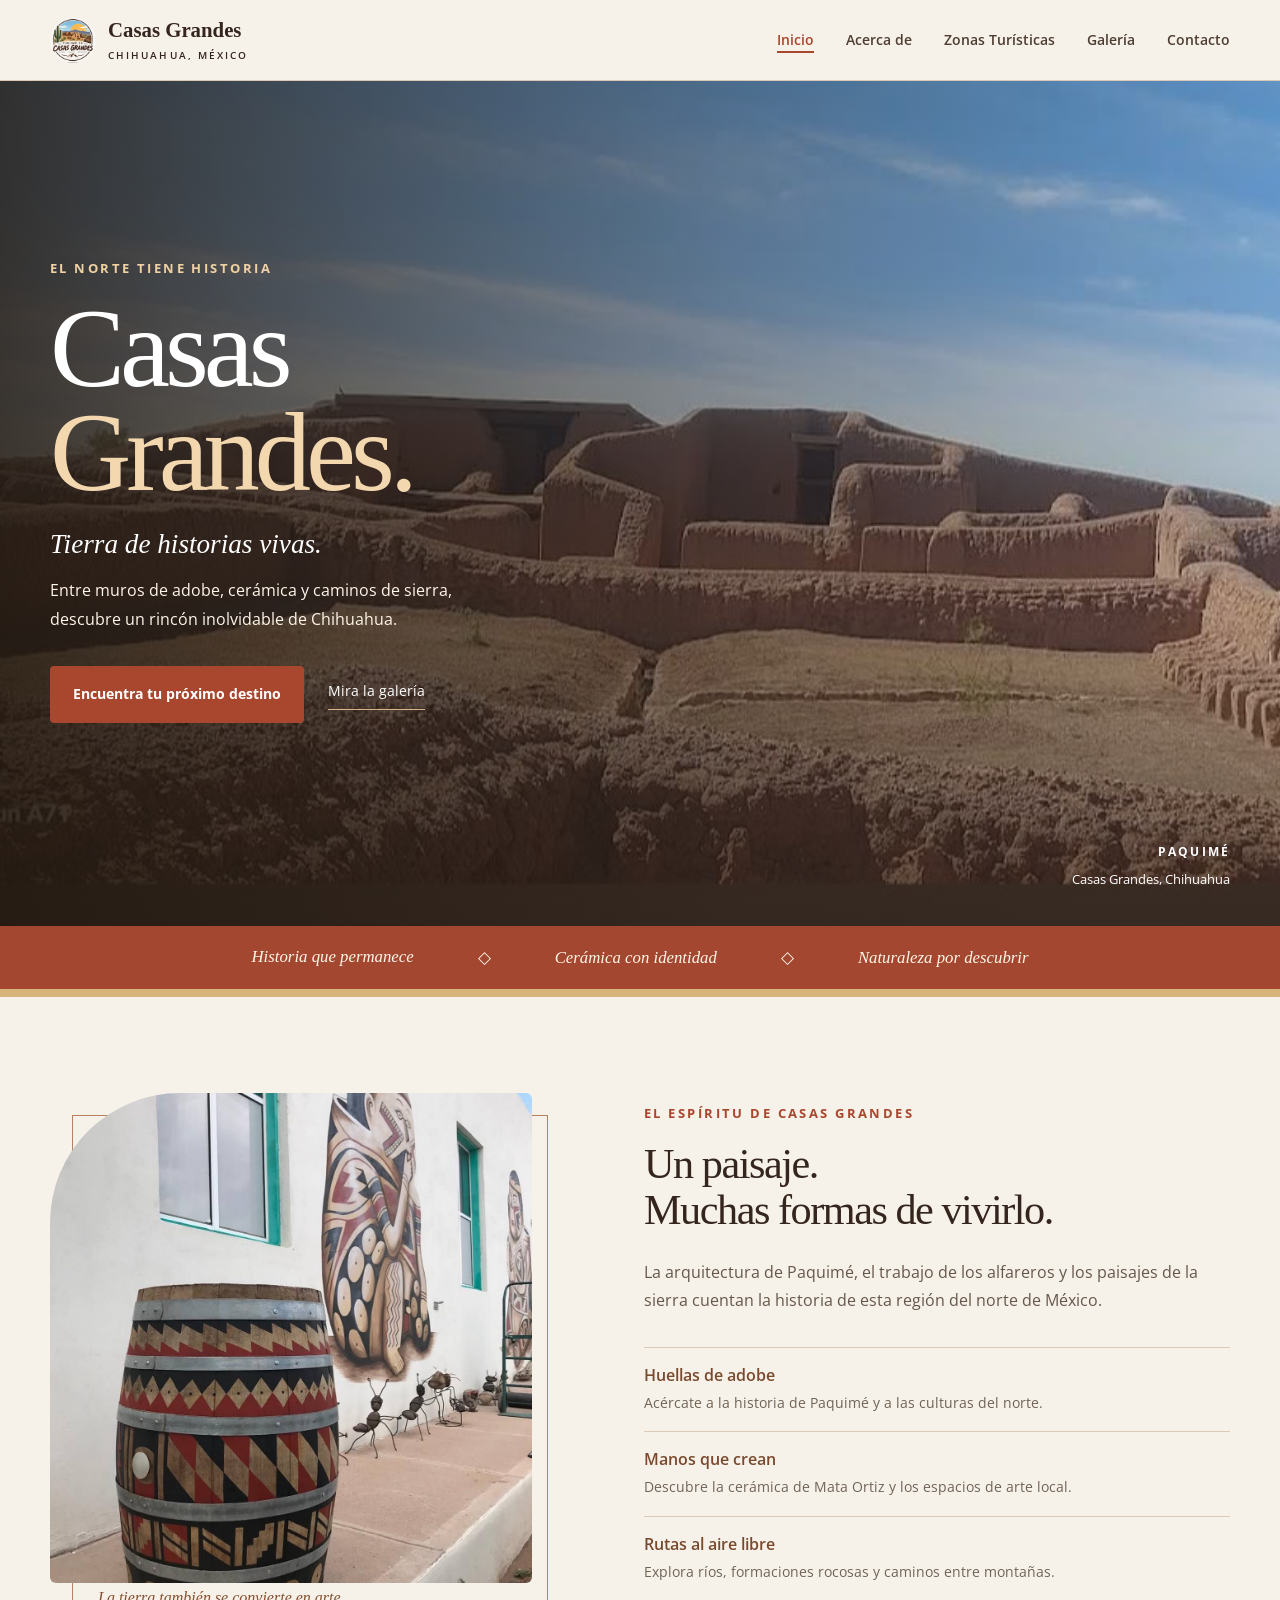
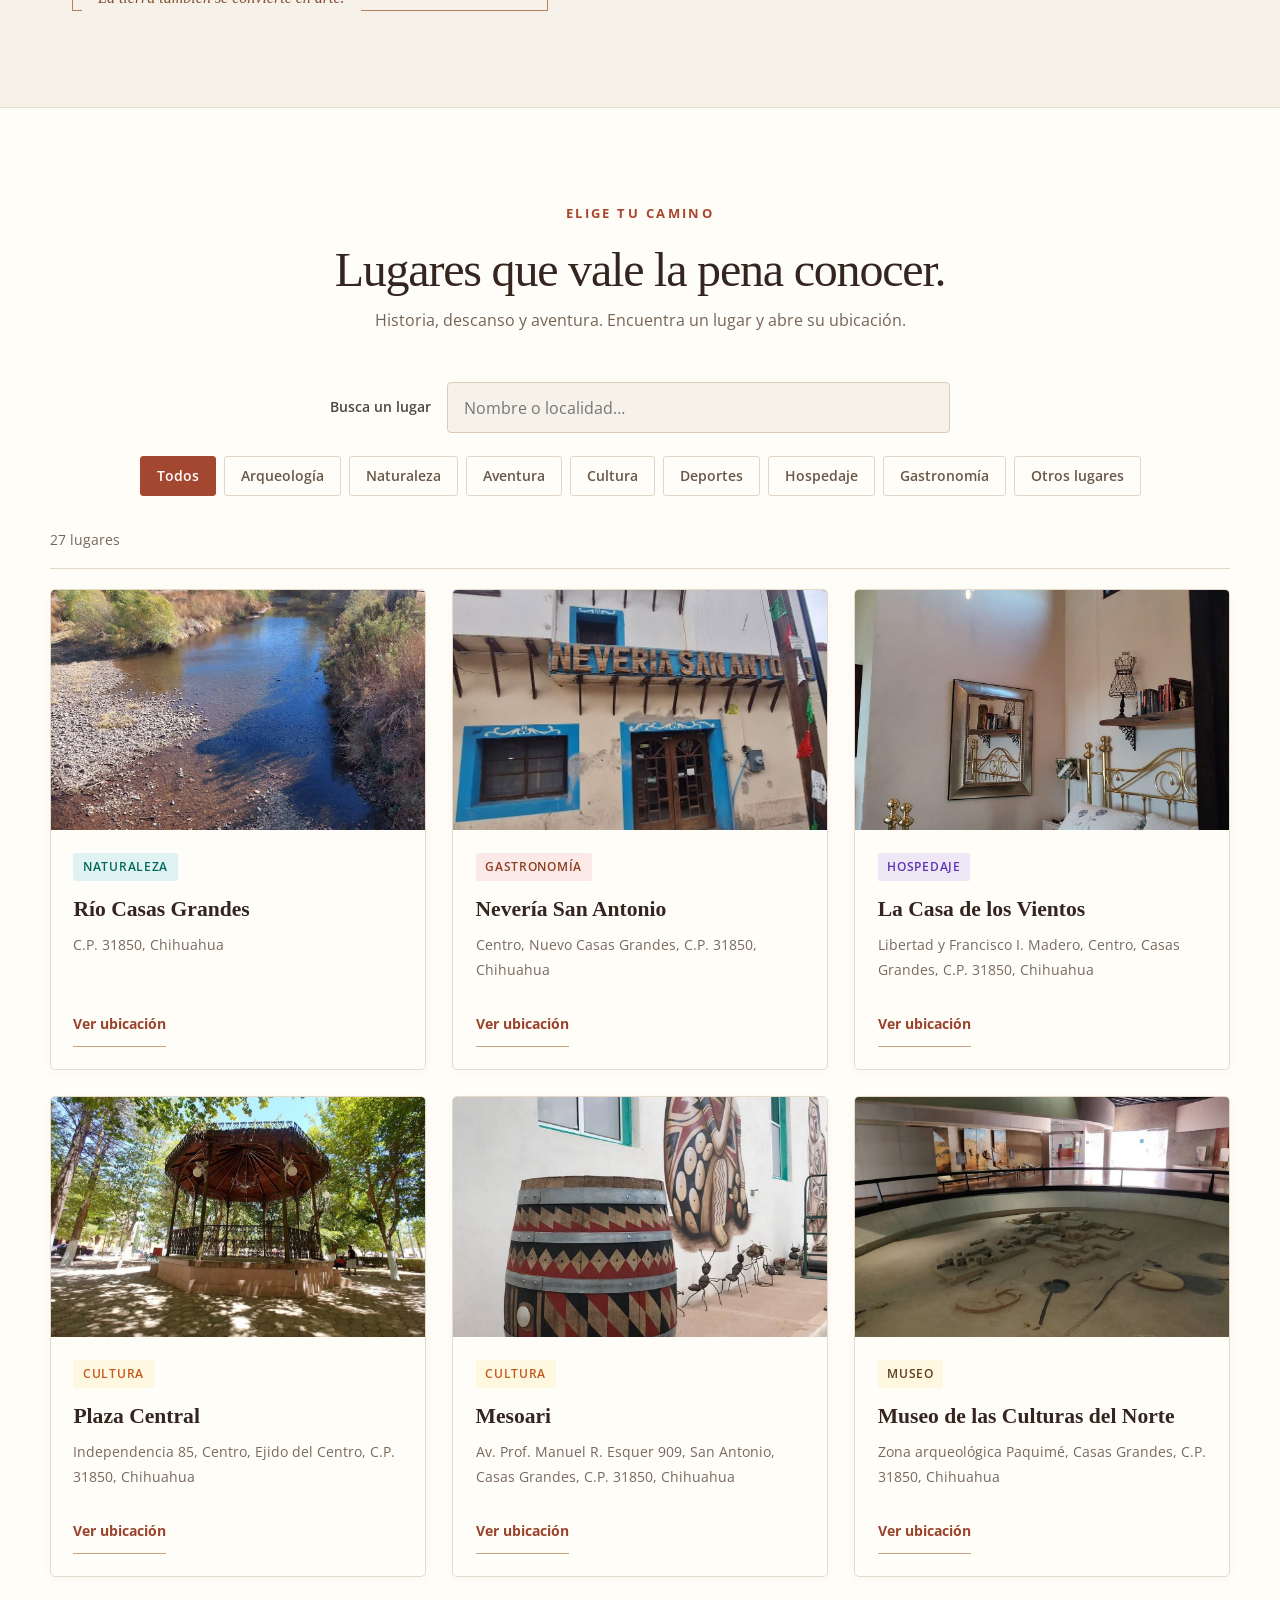
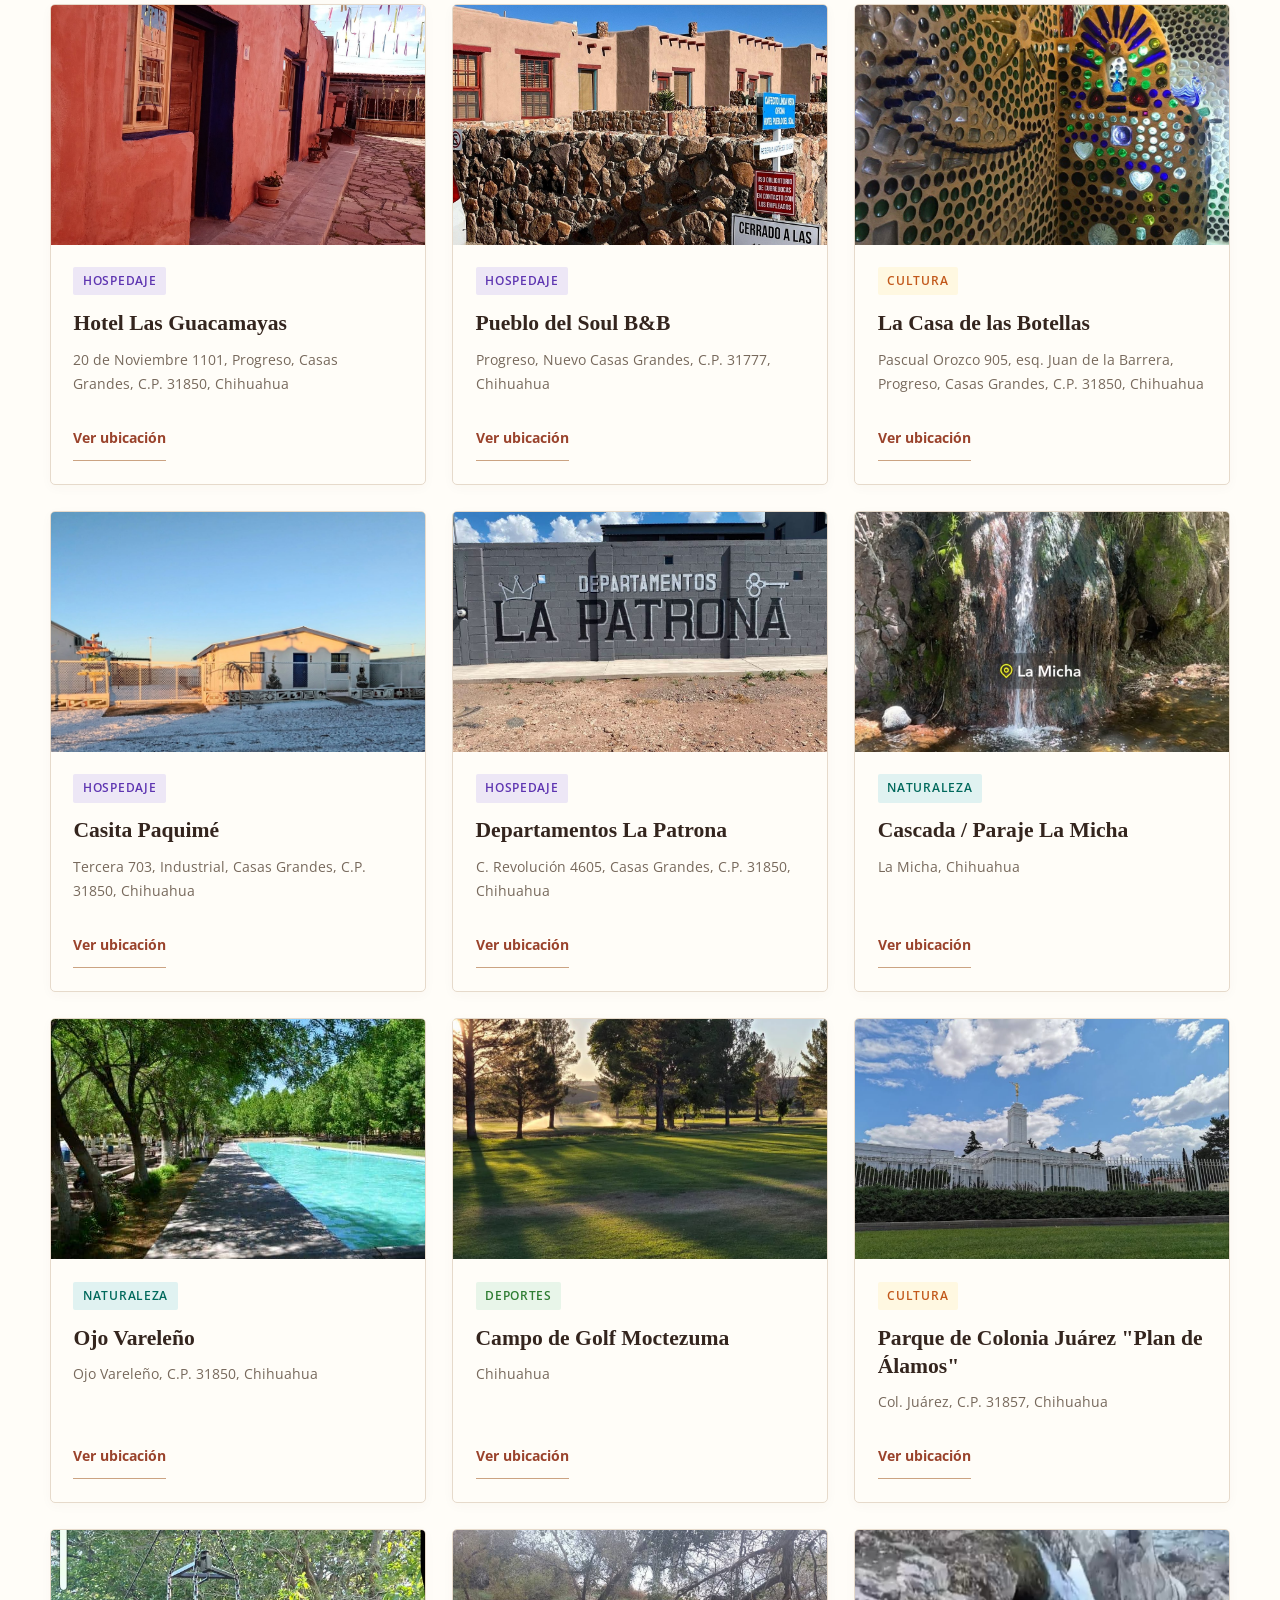
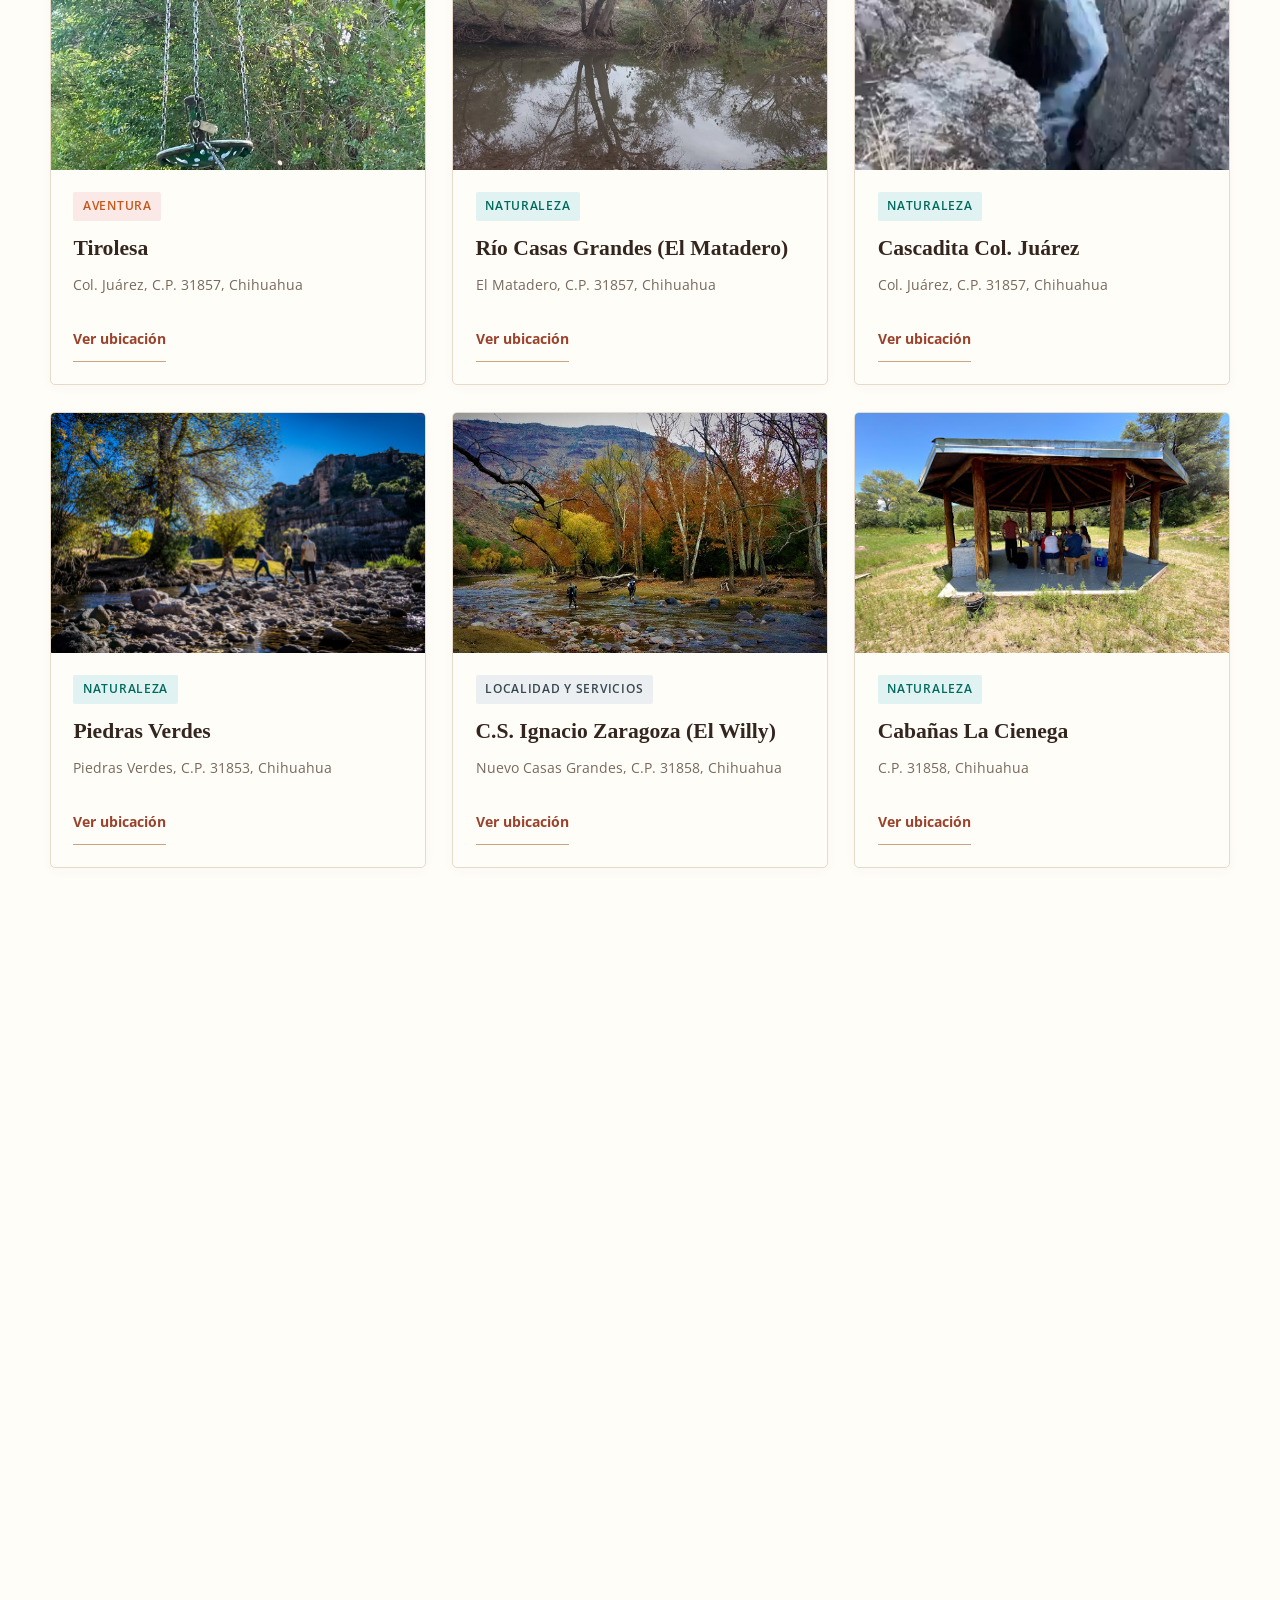
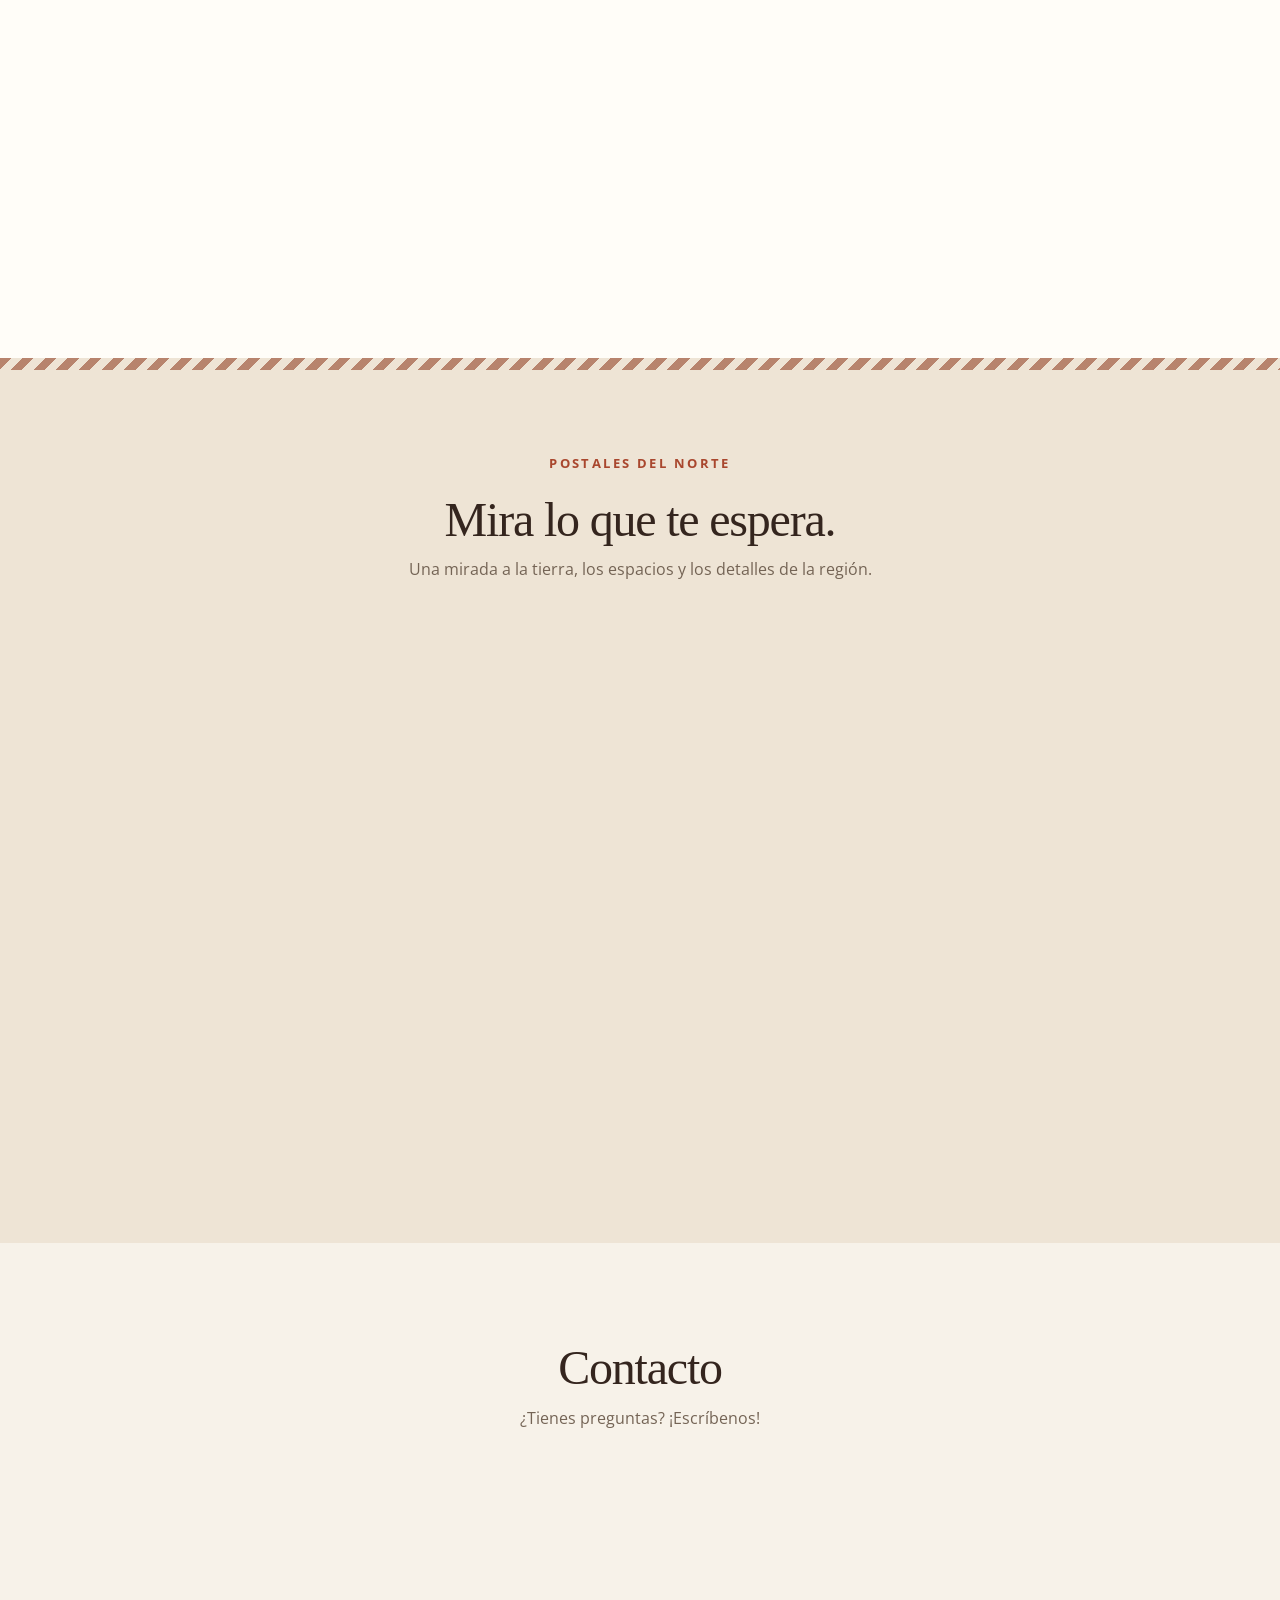
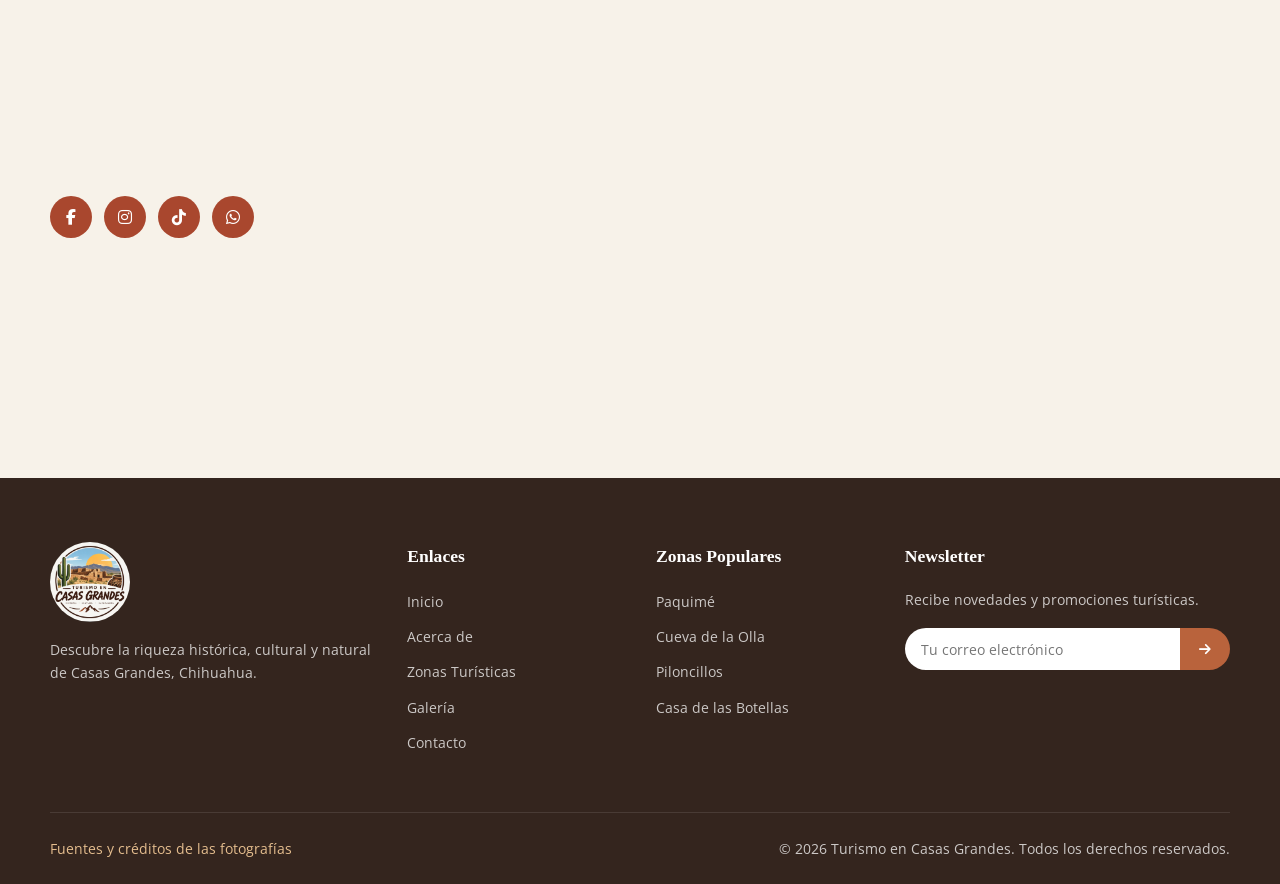
<file: index.html>
<!DOCTYPE html>
<html lang="es">
<head>
    <meta charset="UTF-8">
    <meta name="viewport" content="width=device-width, initial-scale=1.0">
    <title>Turismo en Casas Grandes — Historia · Cultura · Naturaleza</title>
    <link rel="icon" href="assets/img/logo.jpg" type="image/jpeg">
    <link rel="stylesheet" href="assets/css/styles.css">
    <link rel="stylesheet" href="assets/css/casas-grandes.css">
    <meta name="description" content="Descubre Casas Grandes, Chihuahua: Paquimé, cerámica, naturaleza y alojamientos. Explora 27 lugares con fotografías y ubicación.">
    <link rel="preconnect" href="https://fonts.googleapis.com">
    <link rel="preconnect" href="https://fonts.gstatic.com" crossorigin>
    <link href="https://fonts.googleapis.com/css2?family=Playfair+Display:wght@400;700&family=Open+Sans:wght@300;400;600;700&display=swap" rel="stylesheet">
    <link rel="stylesheet" href="https://cdnjs.cloudflare.com/ajax/libs/font-awesome/6.5.1/css/all.min.css">
</head>
<body>
    <a class="skip-link" href="#zonas">Saltar al catálogo</a>

    <!-- ========== HEADER / NAVEGACIÓN ========== -->
    <header class="header" id="header">
        <nav class="nav container">
            <a href="#inicio" class="nav__logo">
                <img src="assets/img/logo.jpg" alt="Turismo en Casas Grandes" class="nav__logo-img">
                <span class="nav__brand">Casas Grandes<small>CHIHUAHUA, MÉXICO</small></span>
            </a>
            <div class="nav__menu" id="nav-menu">
                <ul class="nav__list">
                    <li class="nav__item"><a href="#inicio" class="nav__link active">Inicio</a></li>
                    <li class="nav__item"><a href="#acerca" class="nav__link">Acerca de</a></li>
                    <li class="nav__item"><a href="#zonas" class="nav__link">Zonas Turísticas</a></li>
                    <li class="nav__item"><a href="#galeria" class="nav__link">Galería</a></li>
                    <li class="nav__item"><a href="#contacto" class="nav__link">Contacto</a></li>
                </ul>
                <button class="nav__close" id="nav-close" aria-label="Cerrar menú"><span aria-hidden="true">×</span></button>
            </div>
            <button class="nav__toggle" id="nav-toggle" aria-label="Abrir menú" aria-expanded="false"><span aria-hidden="true">☰</span></button>
        </nav>
    </header>

    <section class="hero" id="inicio" aria-label="Bienvenidos a Casas Grandes">
        <img class="hero__background" src="assets/img/banner-paquime.jpeg" alt="Arquitectura de adobe de la zona arqueológica de Paquimé" fetchpriority="high">
        <div class="hero__overlay"></div>
        <div class="hero__content container">
            <p class="eyebrow hero__eyebrow">EL NORTE TIENE HISTORIA</p>
            <h1 class="hero__title">Casas<br><span>Grandes.</span></h1>
            <p class="hero__subtitle">Tierra de historias vivas.</p>
            <p class="hero__description">Entre muros de adobe, cerámica y caminos de sierra,<br class="desktop-break"> descubre un rincón inolvidable de Chihuahua.</p>
            <div class="hero__actions">
                <a href="#zonas" class="btn btn--primary">Encuentra tu próximo destino</a>
                <a href="#galeria" class="hero__secondary">Mira la galería</a>
            </div>
        </div>
        <div class="hero__caption">PAQUIMÉ <span>Casas Grandes, Chihuahua</span></div>
    </section>
    <div class="regional-strip" aria-label="Experiencias de la región">
        <span>Historia que permanece</span><span>Cerámica con identidad</span><span>Naturaleza por descubrir</span>
    </div>

    <section class="section acerca" id="acerca">
        <div class="container acerca__editorial">
            <figure class="acerca__photo"><img src="assets/img/ceramica-local.jpeg" alt="Cerámica decorada y detalles de la arquitectura local" loading="lazy"><figcaption>La tierra también se convierte en arte.</figcaption></figure>
            <div class="acerca__copy">
                <p class="eyebrow">EL ESPÍRITU DE CASAS GRANDES</p>
                <h2>Un paisaje.<br>Muchas formas de vivirlo.</h2>
                <p>La arquitectura de Paquimé, el trabajo de los alfareros y los paisajes de la sierra cuentan la historia de esta región del norte de México.</p>
                <div class="acerca__stories">
                    <div><h3>Huellas de adobe</h3><p>Acércate a la historia de Paquimé y a las culturas del norte.</p></div>
                    <div><h3>Manos que crean</h3><p>Descubre la cerámica de Mata Ortiz y los espacios de arte local.</p></div>
                    <div><h3>Rutas al aire libre</h3><p>Explora ríos, formaciones rocosas y caminos entre montañas.</p></div>
                </div>
            </div>
        </div>
    </section>

    <!-- ========== ZONAS TURÍSTICAS ========== -->
    <section class="section zonas" id="zonas">
        <div class="container">
            <p class="eyebrow">ELIGE TU CAMINO</p>
            <h2 class="section__title">Lugares que vale la pena conocer.</h2>
            <p class="section__subtitle">Historia, descanso y aventura. Encuentra un lugar y abre su ubicación.</p>
            <label class="places-search" for="place-search"><span>Busca un lugar</span><input id="place-search" type="search" placeholder="Nombre o localidad…" autocomplete="off"></label>

            <!-- Filtros -->
            <div class="zonas__filters">
                <button class="filter-btn active" data-filter="todos"><i class="fa-solid fa-border-all"></i> Todos</button>
                <button class="filter-btn" data-filter="arqueologia"><i class="fa-solid fa-landmark"></i> Arqueología</button>
                <button class="filter-btn" data-filter="naturaleza"><i class="fa-solid fa-mountain-sun"></i> Naturaleza</button>
                <button class="filter-btn" data-filter="aventura"><i class="fa-solid fa-person-hiking"></i> Aventura</button>
                <button class="filter-btn" data-filter="cultura"><i class="fa-solid fa-masks-theater"></i> Cultura</button>
                <button class="filter-btn" data-filter="deportes"><i class="fa-solid fa-golf-ball-tee"></i> Deportes</button>
                <button class="filter-btn" data-filter="hospedaje"><i class="fa-solid fa-bed"></i> Hospedaje</button>
                <button class="filter-btn" data-filter="gastronomia"><i class="fa-solid fa-utensils"></i> Gastronomía</button>
                <button class="filter-btn" data-filter="otros"><i class="fa-solid fa-location-dot"></i> Otros lugares</button>
            </div>

            <p id="places-count" class="zonas__count" aria-live="polite"></p>
            <div class="zonas__grid" id="places-grid"></div>
            <p id="places-empty" class="places-empty" hidden>No encontramos lugares con esa búsqueda. Prueba otro nombre o selecciona Todos.</p>
            <noscript>Activa JavaScript para consultar el catálogo de lugares.</noscript>
        </div>
    </section>

    <!-- ========== GALERÍA ========== -->
    <section class="section galeria" id="galeria">
        <div class="container">
            <p class="eyebrow">POSTALES DEL NORTE</p><h2 class="section__title">Mira lo que te espera.</h2>
            <p class="section__subtitle">Una mirada a la tierra, los espacios y los detalles de la región.</p>
            <div class="galeria__grid">
            </div>
        </div>
    </section>

    <!-- ========== CONTACTO ========== -->
    <section class="section contacto" id="contacto">
        <div class="container">
            <h2 class="section__title">Contacto</h2>
            <p class="section__subtitle">¿Tienes preguntas? ¡Escríbenos!</p>
            <div class="contacto__grid">
                <div class="contacto__info">
                    <div class="contacto__info-item">
                        <i class="fa-solid fa-location-dot"></i>
                        <div><h4>Ubicación</h4><p>Casas Grandes, Chihuahua, México</p></div>
                    </div>
                    <div class="contacto__info-item">
                        <i class="fa-solid fa-phone"></i>
                        <div><h4>Teléfono</h4><p>+52 (636) 000 0000</p></div>
                    </div>
                    <div class="contacto__info-item">
                        <i class="fa-solid fa-envelope"></i>
                        <div><h4>Email</h4><p>info@turismocasasgrandes.com</p></div>
                    </div>
                    <div class="contacto__info-item">
                        <i class="fa-solid fa-clock"></i>
                        <div><h4>Horario de atención</h4><p>Lunes a Viernes: 9:00 - 18:00</p></div>
                    </div>
                    <div class="contacto__social">
                        <a href="#" class="contacto__social-link" aria-label="Facebook"><i class="fa-brands fa-facebook-f"></i></a>
                        <a href="#" class="contacto__social-link" aria-label="Instagram"><i class="fa-brands fa-instagram"></i></a>
                        <a href="#" class="contacto__social-link" aria-label="TikTok"><i class="fa-brands fa-tiktok"></i></a>
                        <a href="#" class="contacto__social-link" aria-label="WhatsApp"><i class="fa-brands fa-whatsapp"></i></a>
                    </div>
                </div>
                <form class="contacto__form" id="contact-form">
                    <div class="form__group">
                        <input type="text" class="form__input" id="name" placeholder=" " required>
                        <label for="name" class="form__label">Nombre completo</label>
                    </div>
                    <div class="form__group">
                        <input type="email" class="form__input" id="email" placeholder=" " required>
                        <label for="email" class="form__label">Correo electrónico</label>
                    </div>
                    <div class="form__group">
                        <input type="text" class="form__input" id="subject" placeholder=" ">
                        <label for="subject" class="form__label">Asunto</label>
                    </div>
                    <div class="form__group">
                        <textarea class="form__input form__textarea" id="message" placeholder=" " required></textarea>
                        <label for="message" class="form__label">Mensaje</label>
                    </div>
                    <button type="submit" class="btn btn--primary btn--full">
                        <i class="fa-solid fa-paper-plane"></i> Enviar mensaje
                    </button>
                </form>
            </div>
        </div>
    </section>

    <!-- ========== FOOTER ========== -->
    <footer class="footer">
        <div class="container">
            <div class="footer__grid">
                <div class="footer__brand">
                    <img src="assets/img/logo.jpg" alt="Turismo Casas Grandes" class="footer__logo">
                    <p class="footer__text">Descubre la riqueza histórica, cultural y natural de Casas Grandes, Chihuahua.</p>
                </div>
                <div class="footer__links">
                    <h4 class="footer__title">Enlaces</h4>
                    <ul>
                        <li><a href="#inicio">Inicio</a></li>
                        <li><a href="#acerca">Acerca de</a></li>
                        <li><a href="#zonas">Zonas Turísticas</a></li>
                        <li><a href="#galeria">Galería</a></li>
                        <li><a href="#contacto">Contacto</a></li>
                    </ul>
                </div>
                <div class="footer__links">
                    <h4 class="footer__title">Zonas Populares</h4>
                    <ul>
                        <li><a href="https://maps.app.goo.gl/e6w6tLJ5i9VQgGoz6?g_st=iw" target="_blank">Paquimé</a></li>
                        <li><a href="https://maps.app.goo.gl/hd9Yqyo6iQUAipGT9?g_st=iw" target="_blank">Cueva de la Olla</a></li>
                        <li><a href="https://maps.app.goo.gl/d6so1ee41iahSe7t9?g_st=iw" target="_blank">Piloncillos</a></li>
                        <li><a href="https://maps.app.goo.gl/7daN8Zu9T1MPnqTw5?g_st=iw" target="_blank">Casa de las Botellas</a></li>
                    </ul>
                </div>
                <div class="footer__newsletter">
                    <h4 class="footer__title">Newsletter</h4>
                    <p>Recibe novedades y promociones turísticas.</p>
                    <form class="footer__form">
                        <input type="email" placeholder="Tu correo electrónico" required>
                        <button type="submit"><i class="fa-solid fa-arrow-right"></i></button>
                    </form>
                </div>
            </div>
            <div class="footer__bottom">
                <a href="fuentes.html">Fuentes y créditos de las fotografías</a>
                <p>&copy; 2026 Turismo en Casas Grandes. Todos los derechos reservados.</p>
            </div>
        </div>
    </footer>

    <!-- ========== MODAL DE LUGAR ========== -->
    <div class="modal" id="lugar-modal" role="dialog" aria-modal="true" aria-labelledby="modal-title" aria-hidden="true">
        <div class="modal__overlay" id="modal-overlay"></div>
        <div class="modal__content">
            <button class="modal__close" id="modal-close" aria-label="Cerrar detalles"><span aria-hidden="true">×</span></button>
            <div class="modal__header">
                <span class="modal__tag" id="modal-tag">Categoría</span>
                <h2 class="modal__title" id="modal-title">Nombre del lugar</h2>
                <p class="modal__location"><i class="fa-solid fa-location-dot"></i> <span id="modal-location">Casas Grandes, Chihuahua</span></p>
                <div class="modal__meta" id="modal-meta"></div>
            </div>
            <div class="modal__gallery">
                <div class="modal__gallery-main">
                    <img alt="" class="modal__gallery-img" id="modal-main-img" hidden>
                    <p class="modal__empty" id="gallery-empty" hidden>Foto pendiente de identificar</p>
                    <button class="modal__gallery-nav modal__gallery-nav--prev" id="gallery-prev" aria-label="Foto anterior"><span aria-hidden="true">‹</span></button>
                    <button class="modal__gallery-nav modal__gallery-nav--next" id="gallery-next" aria-label="Foto siguiente"><span aria-hidden="true">›</span></button>
                    <div class="modal__gallery-counter" id="gallery-counter">1 / 3</div>
                </div>
                <div class="modal__gallery-thumbs" id="gallery-thumbs"></div>
                <p id="photo-note" class="photo-note"></p>
                <a id="photo-source" class="photo-source" target="_blank" rel="noopener noreferrer" hidden></a>
            </div>
            <div class="modal__body">
                <p class="modal__desc" id="modal-desc">Descripción del lugar...</p>
            </div>
            <div class="modal__footer">
                <a href="#" class="btn btn--primary" id="modal-maps-link" target="_blank" rel="noopener">
                    <i class="fa-solid fa-map-location-dot"></i> Abrir en Google Maps
                </a>
            </div>
        </div>
    </div>

    <!-- Botón volver arriba -->
    <a href="#inicio" class="scroll-top" id="scroll-top"><i class="fa-solid fa-chevron-up"></i></a>

    <script src="assets/js/places-data.js"></script>
    <script src="assets/js/main.js"></script>
</body>
</html>
</file>
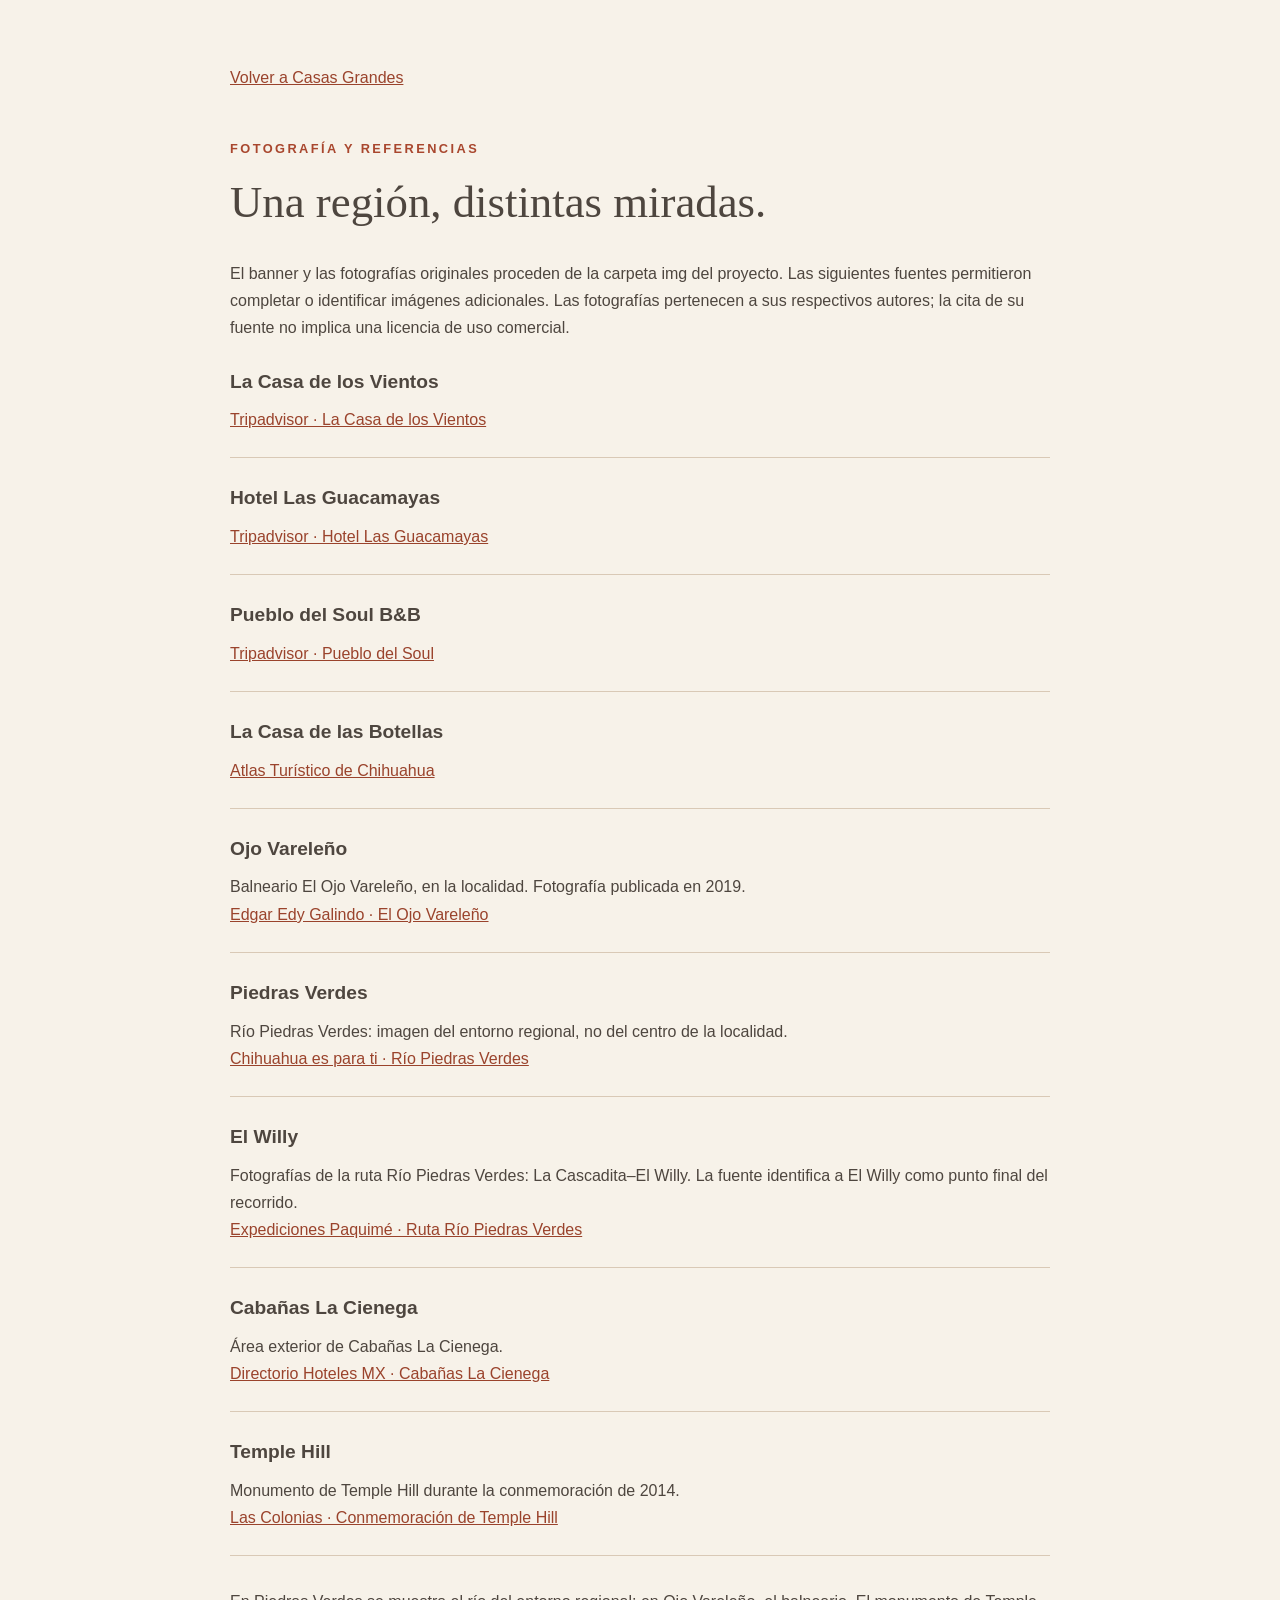
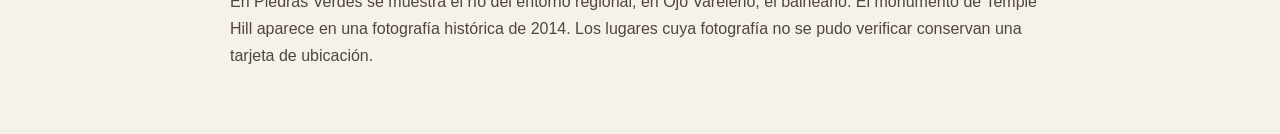
<file: fuentes.html>
<!doctype html><html lang="es"><head><meta charset="utf-8"><meta name="viewport" content="width=device-width,initial-scale=1"><title>Fuentes de fotografías · Casas Grandes</title><link rel="stylesheet" href="assets/css/styles.css"><link rel="stylesheet" href="assets/css/casas-grandes.css"></head><body><main class="credits container"><a href="index.html">Volver a Casas Grandes</a><p class="eyebrow">FOTOGRAFÍA Y REFERENCIAS</p><h1>Una región, distintas miradas.</h1><p>El banner y las fotografías originales proceden de la carpeta img del proyecto. Las siguientes fuentes permitieron completar o identificar imágenes adicionales. Las fotografías pertenecen a sus respectivos autores; la cita de su fuente no implica una licencia de uso comercial.</p><ul><li><h2>La Casa de los Vientos</h2><p></p><a href="https://www.tripadvisor.com/Hotel_Review-g1137953-d23689869-Reviews-La_Casa_de_los_Vientos-Casas_Grandes_Northern_Mexico.html" target="_blank" rel="noopener noreferrer">Tripadvisor · La Casa de los Vientos</a></li><li><h2>Hotel Las Guacamayas</h2><p></p><a href="https://www.tripadvisor.com.mx/Hotel_Review-g1137953-d1122191-Reviews-Hotel_Las_Guacamayas-Casas_Grandes_Northern_Mexico.html" target="_blank" rel="noopener noreferrer">Tripadvisor · Hotel Las Guacamayas</a></li><li><h2>Pueblo del Soul B&amp;B</h2><p></p><a href="https://www.tripadvisor.com/Hotel_Review-g1137953-d16201739-Reviews-Pueblo_Del_Soul-Casas_Grandes_Northern_Mexico.html" target="_blank" rel="noopener noreferrer">Tripadvisor · Pueblo del Soul</a></li><li><h2>La Casa de las Botellas</h2><p></p><a href="https://atlasturisticodechihuahua.mx/atractivos/casa-de-las-botellas" target="_blank" rel="noopener noreferrer">Atlas Turístico de Chihuahua</a></li><li><h2>Ojo Vareleño</h2><p>Balneario El Ojo Vareleño, en la localidad. Fotografía publicada en 2019.</p><a href="https://www.edy.com.mx/2019/01/balneario-el-ojo-vareleno-casas-grandes-chihuahua/" target="_blank" rel="noopener noreferrer">Edgar Edy Galindo · El Ojo Vareleño</a></li><li><h2>Piedras Verdes</h2><p>Río Piedras Verdes: imagen del entorno regional, no del centro de la localidad.</p><a href="https://www.visitachihuahua.mx/post/r%C3%ADo-piedras-verdes" target="_blank" rel="noopener noreferrer">Chihuahua es para ti · Río Piedras Verdes</a></li><li><h2>El Willy</h2><p>Fotografías de la ruta Río Piedras Verdes: La Cascadita–El Willy. La fuente identifica a El Willy como punto final del recorrido.</p><a href="https://www.expedicionespaquime.com/paquetes/expedicion-rio-piedras-verdes-inversa-otonal-22-24-de-noviembre-de-2024" target="_blank" rel="noopener noreferrer">Expediciones Paquimé · Ruta Río Piedras Verdes</a></li><li><h2>Cabañas La Cienega</h2><p>Área exterior de Cabañas La Cienega.</p><a href="https://hoteles-mx.com/cabanas-la-cienega/" target="_blank" rel="noopener noreferrer">Directorio Hoteles MX · Cabañas La Cienega</a></li><li><h2>Temple Hill</h2><p>Monumento de Temple Hill durante la conmemoración de 2014.</p><a href="https://www.lascolonias.org/2014/08/18/temple-hill-memorial-commemoration-photos/dsc01197/" target="_blank" rel="noopener noreferrer">Las Colonias · Conmemoración de Temple Hill</a></li></ul><p>En Piedras Verdes se muestra el río del entorno regional; en Ojo Vareleño, el balneario. El monumento de Temple Hill aparece en una fotografía histórica de 2014. Los lugares cuya fotografía no se pudo verificar conservan una tarjeta de ubicación.</p></main></body></html>
</file>
<file: assets/css/styles.css>
/* ===================================================
   TURISMO EN CASAS GRANDES — Estilos principales
   Paleta: Verdes, Naranjas, Café, Amarillos
   =================================================== */

/* ---- Variables / Paleta de colores ---- */
:root {
    /* Verdes */
    --green-dark:    #2D5A27;
    --green:         #4A7C3F;
    --green-light:   #6B9F5B;
    --green-pale:    #E8F3E5;

    /* Naranjas */
    --orange-dark:   #C2581A;
    --orange:        #E07B2E;
    --orange-light:  #F0A04B;

    /* Café / Marrón */
    --brown-dark:    #3B2314;
    --brown:         #5C3A1E;
    --brown-medium:  #8B5E3C;
    --brown-light:   #C49A6C;

    /* Amarillos */
    --yellow-dark:   #D4A012;
    --yellow:        #F0C040;
    --yellow-light:  #F8DE7E;
    --yellow-pale:   #FFF8E1;

    /* Neutros */
    --white:         #FFFFFF;
    --off-white:     #FAF8F5;
    --gray-light:    #E8E4DF;
    --gray:          #9E9A95;
    --gray-dark:     #4A4744;
    --black:         #1A1714;

    /* Semánticos */
    --primary:       var(--green);
    --primary-dark:  var(--green-dark);
    --secondary:     var(--orange);
    --secondary-dark:var(--orange-dark);
    --accent:        var(--yellow);
    --earth:         var(--brown);
    --earth-dark:    var(--brown-dark);
    --earth-light:   var(--brown-light);

    /* Tipografía */
    --font-heading:  'Playfair Display', serif;
    --font-body:     'Open Sans', sans-serif;

    /* Tamaños */
    --header-height: 4rem;
    --section-padding: 5rem 0;
    --container-width: 1200px;
    --border-radius: 12px;

    /* Transiciones */
    --transition: 0.3s ease;
}

/* ---- Reset ---- */
*,
*::before,
*::after {
    margin: 0;
    padding: 0;
    box-sizing: border-box;
}

html {
    scroll-behavior: smooth;
    font-size: 16px;
}

body {
    font-family: var(--font-body);
    color: var(--gray-dark);
    background-color: var(--off-white);
    line-height: 1.7;
    overflow-x: hidden;
}

a {
    text-decoration: none;
    color: inherit;
}

ul {
    list-style: none;
}

img {
    max-width: 100%;
    display: block;
}

/* ---- Utilidades ---- */
.container {
    max-width: var(--container-width);
    margin: 0 auto;
    padding: 0 1.5rem;
}

.section {
    padding: var(--section-padding);
}

.section__title {
    font-family: var(--font-heading);
    font-size: 2.5rem;
    color: var(--earth-dark);
    text-align: center;
    margin-bottom: 0.5rem;
}

.section__subtitle {
    text-align: center;
    color: var(--gray);
    font-size: 1.1rem;
    margin-bottom: 3rem;
}

/* ---- Botones ---- */
.btn {
    display: inline-flex;
    align-items: center;
    gap: 0.5rem;
    padding: 0.85rem 2rem;
    border-radius: 50px;
    font-family: var(--font-body);
    font-weight: 600;
    font-size: 0.95rem;
    cursor: pointer;
    border: 2px solid transparent;
    transition: var(--transition);
}

.btn--primary {
    background-color: var(--primary);
    color: var(--white);
    border-color: var(--primary);
}

.btn--primary:hover {
    background-color: var(--primary-dark);
    border-color: var(--primary-dark);
    transform: translateY(-2px);
    box-shadow: 0 6px 20px rgba(45, 90, 39, 0.35);
}

.btn--outline {
    background-color: transparent;
    color: var(--primary);
    border-color: var(--primary);
}

.btn--outline:hover {
    background-color: var(--primary);
    color: var(--white);
    transform: translateY(-2px);
}

.btn--sm {
    padding: 0.55rem 1.4rem;
    font-size: 0.85rem;
}

.btn--full {
    width: 100%;
    justify-content: center;
}

/* ================================================
   HEADER / NAVEGACIÓN
   ================================================ */
.header {
    position: fixed;
    top: 0;
    left: 0;
    width: 100%;
    z-index: 1000;
    background-color: rgba(250, 248, 245, 0.95);
    backdrop-filter: blur(10px);
    transition: var(--transition);
}

.header--scrolled {
    box-shadow: 0 2px 20px rgba(0, 0, 0, 0.1);
}

.nav {
    display: flex;
    align-items: center;
    justify-content: space-between;
    height: var(--header-height);
}

.nav__logo-img {
    height: 3rem;
    border-radius: 50%;
}

.nav__list {
    display: flex;
    gap: 2rem;
}

.nav__link {
    font-weight: 600;
    font-size: 0.95rem;
    color: var(--gray-dark);
    position: relative;
    transition: var(--transition);
}

.nav__link::after {
    content: '';
    position: absolute;
    bottom: -4px;
    left: 0;
    width: 0;
    height: 2px;
    background-color: var(--secondary);
    transition: var(--transition);
}

.nav__link:hover,
.nav__link.active {
    color: var(--primary);
}

.nav__link:hover::after,
.nav__link.active::after {
    width: 100%;
}

.nav__toggle,
.nav__close {
    display: none;
    font-size: 1.25rem;
    cursor: pointer;
    background: none;
    border: none;
    color: var(--earth-dark);
}

/* ================================================
   HERO
   ================================================ */
.hero {
    position: relative;
    min-height: 100vh;
    display: flex;
    align-items: center;
    justify-content: center;
    text-align: center;
    background: linear-gradient(135deg, var(--brown-dark) 0%, var(--green-dark) 50%, var(--brown) 100%);
    overflow: hidden;
}

.hero__overlay {
    position: absolute;
    inset: 0;
    background: url('data:image/svg+xml,<svg xmlns="http://www.w3.org/2000/svg" viewBox="0 0 1440 320"><path fill="%23FAF8F5" fill-opacity="0.05" d="M0,224L48,213.3C96,203,192,181,288,186.7C384,192,480,224,576,218.7C672,213,768,171,864,165.3C960,160,1056,192,1152,197.3C1248,203,1344,181,1392,170.7L1440,160L1440,320L1392,320C1344,320,1248,320,1152,320C1056,320,960,320,864,320C768,320,672,320,576,320C480,320,384,320,288,320C192,320,96,320,48,320L0,320Z"/></svg>') no-repeat bottom;
    background-size: cover;
    opacity: 0.3;
}

.hero__content {
    position: relative;
    z-index: 1;
    animation: fadeInUp 1s ease-out;
}

.hero__logo {
    width: 180px;
    height: 180px;
    border-radius: 50%;
    margin: 0 auto 2rem;
    border: 4px solid rgba(255, 255, 255, 0.3);
    box-shadow: 0 8px 32px rgba(0, 0, 0, 0.3);
}

.hero__title {
    font-family: var(--font-heading);
    font-size: 3.5rem;
    color: var(--white);
    margin-bottom: 0.5rem;
}

.hero__title span {
    color: var(--yellow);
}

.hero__subtitle {
    font-size: 1.3rem;
    color: var(--yellow-light);
    letter-spacing: 4px;
    text-transform: uppercase;
    margin-bottom: 1rem;
}

.hero__description {
    max-width: 600px;
    margin: 0 auto 2rem;
    color: rgba(255, 255, 255, 0.85);
    font-size: 1.1rem;
}

.hero__scroll {
    position: absolute;
    bottom: 2rem;
    left: 50%;
    transform: translateX(-50%);
    color: var(--white);
    font-size: 1.5rem;
    animation: bounce 2s infinite;
    z-index: 1;
}

@keyframes fadeInUp {
    from {
        opacity: 0;
        transform: translateY(40px);
    }
    to {
        opacity: 1;
        transform: translateY(0);
    }
}

@keyframes bounce {
    0%, 100% { transform: translateX(-50%) translateY(0); }
    50% { transform: translateX(-50%) translateY(-10px); }
}

/* ================================================
   ACERCA DE
   ================================================ */
.acerca {
    background-color: var(--white);
}

.acerca__grid {
    display: grid;
    grid-template-columns: repeat(3, 1fr);
    gap: 2rem;
}

.acerca__card {
    text-align: center;
    padding: 2.5rem 2rem;
    border-radius: var(--border-radius);
    background-color: var(--off-white);
    border: 1px solid var(--gray-light);
    transition: var(--transition);
}

.acerca__card:hover {
    transform: translateY(-8px);
    box-shadow: 0 12px 40px rgba(0, 0, 0, 0.08);
    border-color: var(--primary);
}

.acerca__icon {
    width: 70px;
    height: 70px;
    border-radius: 50%;
    background: linear-gradient(135deg, var(--green), var(--green-light));
    display: flex;
    align-items: center;
    justify-content: center;
    margin: 0 auto 1.5rem;
    font-size: 1.5rem;
    color: var(--white);
}

.acerca__card:nth-child(2) .acerca__icon {
    background: linear-gradient(135deg, var(--orange), var(--orange-light));
}

.acerca__card:nth-child(3) .acerca__icon {
    background: linear-gradient(135deg, var(--brown-medium), var(--brown-light));
}

.acerca__card-title {
    font-family: var(--font-heading);
    font-size: 1.5rem;
    color: var(--earth-dark);
    margin-bottom: 0.75rem;
}

.acerca__card-text {
    color: var(--gray);
    font-size: 0.95rem;
}

/* ================================================
   ZONAS TURÍSTICAS
   ================================================ */
.zonas {
    background-color: var(--off-white);
}

/* Filtros */
.zonas__filters {
    display: flex;
    flex-wrap: wrap;
    justify-content: center;
    gap: 0.75rem;
    margin-bottom: 3rem;
}

.filter-btn {
    display: inline-flex;
    align-items: center;
    gap: 0.5rem;
    padding: 0.6rem 1.4rem;
    border-radius: 50px;
    border: 2px solid var(--gray-light);
    background-color: var(--white);
    color: var(--gray-dark);
    font-family: var(--font-body);
    font-size: 0.9rem;
    font-weight: 600;
    cursor: pointer;
    transition: var(--transition);
}

.filter-btn:hover {
    border-color: var(--primary);
    color: var(--primary);
    transform: translateY(-2px);
}

.filter-btn.active {
    background-color: var(--primary);
    border-color: var(--primary);
    color: var(--white);
    box-shadow: 0 4px 15px rgba(45, 90, 39, 0.3);
}

.zonas__grid {
    display: grid;
    grid-template-columns: repeat(3, 1fr);
    gap: 2rem;
}

/* Animación para filtrar tarjetas */
.zona__card {
    transition: opacity 0.4s ease, transform 0.4s ease;
}

.zona__card.hidden {
    display: none;
    opacity: 0;
    transform: scale(0.8);
    position: absolute;
    pointer-events: none;
    width: 0;
    height: 0;
    overflow: hidden;
    margin: 0;
    padding: 0;
}

.zona__card {
    border-radius: var(--border-radius);
    overflow: hidden;
    background-color: var(--white);
    box-shadow: 0 4px 15px rgba(0, 0, 0, 0.06);
    transition: var(--transition);
}

.zona__card:hover {
    transform: translateY(-6px);
    box-shadow: 0 12px 35px rgba(0, 0, 0, 0.12);
}

.zona__img-wrapper {
    height: 220px;
    overflow: hidden;
}

.zona__img {
    width: 100%;
    height: 100%;
    object-fit: cover;
    transition: transform var(--transition);
}

.zona__card:hover .zona__img {
    transform: scale(1.05);
}

.zona__img-placeholder {
    width: 100%;
    height: 100%;
    background: linear-gradient(135deg, var(--brown-light), var(--green-light));
    display: flex;
    flex-direction: column;
    align-items: center;
    justify-content: center;
    color: var(--white);
    font-size: 1rem;
    gap: 0.5rem;
}

.zona__img-placeholder i {
    font-size: 2.5rem;
    opacity: 0.7;
}

.zona__info {
    padding: 1.5rem;
}

.zona__tag {
    display: inline-block;
    padding: 0.25rem 0.85rem;
    border-radius: 50px;
    font-size: 0.75rem;
    font-weight: 600;
    text-transform: uppercase;
    letter-spacing: 1px;
    background-color: var(--green-pale);
    color: var(--green-dark);
    margin-bottom: 0.75rem;
}

.zona__tag--cultura {
    background-color: var(--yellow-pale);
    color: var(--orange-dark);
}

.zona__tag--naturaleza {
    background-color: #E0F2F1;
    color: #00695C;
}

.zona__tag--aventura {
    background-color: #FBE9E7;
    color: var(--orange-dark);
}

.zona__tag--arqueologia {
    background-color: var(--yellow-pale);
    color: var(--brown);
}

.zona__tag--deportes {
    background-color: #E8F5E9;
    color: #2E7D32;
}

.zona__tag--hospedaje {
    background-color: #EDE7F6;
    color: #5E35B1;
}

.zona__name {
    font-family: var(--font-heading);
    font-size: 1.3rem;
    color: var(--earth-dark);
    margin-bottom: 0.5rem;
}

.zonas__count { margin-bottom: 1.25rem; color: var(--gray); }
.zona__details { font: inherit; color: inherit; text-align: left; background: none; border: 0; cursor: pointer; }
.zona__details:hover { text-decoration: underline; }
.zona__details:focus-visible, .galeria__item:focus-visible { outline: 3px solid var(--primary); outline-offset: 3px; }
.zona__card { display: flex; flex-direction: column; }
.zona__info { display: flex; flex-direction: column; align-items: flex-start; flex: 1; }
.zona__info > .btn { margin-top: auto; }
.zona__tag--gastronomia { background: #FBE9E7; color: #8B3E22; }
.zona__tag--otros { background: #ECEFF1; color: #37474F; }
.modal__empty { height: 100%; display: flex; align-items: center; justify-content: center; padding: 2rem; color: var(--earth-dark); text-align: center; }
[hidden] { display: none !important; }

.zona__desc {
    font-size: 0.9rem;
    color: var(--gray);
    margin-bottom: 1.25rem;
}

/* ================================================
   GALERÍA
   ================================================ */
.galeria {
    background-color: var(--white);
}

.galeria__grid {
    display: grid;
    grid-template-columns: repeat(4, 1fr);
    grid-auto-rows: 220px;
    gap: 1rem;
}

.galeria__item {
    position: relative;
    padding: 0;
    border: 0;
    font: inherit;
    border-radius: var(--border-radius);
    overflow: hidden;
    cursor: pointer;
    transition: var(--transition);
}

.galeria__img { width: 100%; height: 100%; object-fit: cover; }
.galeria__caption { position: absolute; inset: auto 0 0; padding: 2rem 1rem 0.75rem; color: white; text-align: left; font-weight: 600; background: linear-gradient(transparent, rgba(0,0,0,.8)); }

.galeria__item:hover {
    transform: scale(1.02);
    box-shadow: 0 8px 25px rgba(0, 0, 0, 0.15);
}

.galeria__item--lg {
    grid-column: span 2;
}

.galeria__placeholder {
    width: 100%;
    height: 100%;
    background: linear-gradient(135deg, var(--brown-medium), var(--orange-light));
    display: flex;
    flex-direction: column;
    align-items: center;
    justify-content: center;
    color: var(--white);
    gap: 0.5rem;
    font-size: 0.9rem;
}

.galeria__placeholder i {
    font-size: 2rem;
    opacity: 0.6;
}

/* ================================================
   CONTACTO
   ================================================ */
.contacto {
    background: linear-gradient(135deg, var(--off-white), var(--yellow-pale));
}

.contacto__grid {
    display: grid;
    grid-template-columns: 1fr 1fr;
    gap: 3rem;
    align-items: start;
}

.contacto__info-item {
    display: flex;
    align-items: flex-start;
    gap: 1rem;
    margin-bottom: 1.5rem;
}

.contacto__info-item i {
    font-size: 1.3rem;
    color: var(--primary);
    margin-top: 0.2rem;
    width: 24px;
    text-align: center;
}

.contacto__info-item h4 {
    font-size: 1rem;
    color: var(--earth-dark);
    margin-bottom: 0.2rem;
}

.contacto__info-item p {
    font-size: 0.9rem;
    color: var(--gray);
}

.contacto__social {
    display: flex;
    gap: 0.75rem;
    margin-top: 1.5rem;
}

.contacto__social-link {
    width: 42px;
    height: 42px;
    border-radius: 50%;
    background-color: var(--primary);
    color: var(--white);
    display: flex;
    align-items: center;
    justify-content: center;
    transition: var(--transition);
}

.contacto__social-link:hover {
    background-color: var(--secondary);
    transform: translateY(-3px);
}

/* Formulario */
.contacto__form {
    background-color: var(--white);
    padding: 2.5rem;
    border-radius: var(--border-radius);
    box-shadow: 0 4px 20px rgba(0, 0, 0, 0.06);
}

.form__group {
    position: relative;
    margin-bottom: 1.5rem;
}

.form__input {
    width: 100%;
    padding: 1rem 1rem 0.5rem;
    border: 2px solid var(--gray-light);
    border-radius: 8px;
    font-family: var(--font-body);
    font-size: 0.95rem;
    color: var(--gray-dark);
    background-color: transparent;
    outline: none;
    transition: var(--transition);
}

.form__input:focus {
    border-color: var(--primary);
}

.form__label {
    position: absolute;
    top: 50%;
    left: 1rem;
    transform: translateY(-50%);
    font-size: 0.95rem;
    color: var(--gray);
    pointer-events: none;
    transition: var(--transition);
}

.form__input:focus + .form__label,
.form__input:not(:placeholder-shown) + .form__label {
    top: 0.4rem;
    transform: translateY(0);
    font-size: 0.75rem;
    color: var(--primary);
}

.form__textarea {
    min-height: 120px;
    resize: vertical;
}

.form__textarea + .form__label {
    top: 1rem;
    transform: translateY(0);
}

.form__textarea:focus + .form__label,
.form__textarea:not(:placeholder-shown) + .form__label {
    top: 0.4rem;
    font-size: 0.75rem;
    color: var(--primary);
}

/* ================================================
   FOOTER
   ================================================ */
.footer {
    background-color: var(--brown-dark);
    color: rgba(255, 255, 255, 0.75);
    padding: 4rem 0 0;
}

.footer__grid {
    display: grid;
    grid-template-columns: 1.5fr 1fr 1fr 1.5fr;
    gap: 2rem;
    padding-bottom: 3rem;
    border-bottom: 1px solid rgba(255, 255, 255, 0.1);
}

.footer__logo {
    width: 80px;
    height: 80px;
    border-radius: 50%;
    margin-bottom: 1rem;
}

.footer__text {
    font-size: 0.9rem;
    line-height: 1.6;
}

.footer__title {
    font-family: var(--font-heading);
    font-size: 1.1rem;
    color: var(--white);
    margin-bottom: 1rem;
}

.footer__links ul li {
    margin-bottom: 0.5rem;
}

.footer__links ul li a {
    font-size: 0.9rem;
    transition: var(--transition);
}

.footer__links ul li a:hover {
    color: var(--yellow);
    padding-left: 5px;
}

.footer__newsletter p {
    font-size: 0.9rem;
    margin-bottom: 1rem;
}

.footer__form {
    display: flex;
    gap: 0;
}

.footer__form input {
    flex: 1;
    padding: 0.7rem 1rem;
    border: none;
    border-radius: 50px 0 0 50px;
    font-family: var(--font-body);
    font-size: 0.9rem;
    outline: none;
}

.footer__form button {
    padding: 0.7rem 1.2rem;
    background-color: var(--secondary);
    color: var(--white);
    border: none;
    border-radius: 0 50px 50px 0;
    cursor: pointer;
    transition: var(--transition);
}

.footer__form button:hover {
    background-color: var(--secondary-dark);
}

.footer__bottom {
    text-align: center;
    padding: 1.5rem 0;
    font-size: 0.85rem;
}

/* ================================================
   BOTÓN SCROLL TOP
   ================================================ */
.scroll-top {
    position: fixed;
    bottom: 2rem;
    right: 2rem;
    width: 45px;
    height: 45px;
    border-radius: 50%;
    background-color: var(--primary);
    color: var(--white);
    display: flex;
    align-items: center;
    justify-content: center;
    font-size: 1.1rem;
    opacity: 0;
    visibility: hidden;
    transition: var(--transition);
    z-index: 999;
    box-shadow: 0 4px 12px rgba(45, 90, 39, 0.3);
}

.scroll-top.show {
    opacity: 1;
    visibility: visible;
}

.scroll-top:hover {
    background-color: var(--secondary);
    transform: translateY(-3px);
}

/* ================================================
   MODAL DE LUGAR
   ================================================ */
.modal {
    position: fixed;
    inset: 0;
    z-index: 2000;
    display: flex;
    align-items: center;
    justify-content: center;
    opacity: 0;
    visibility: hidden;
    transition: opacity 0.35s ease, visibility 0.35s ease;
}

.modal.active {
    opacity: 1;
    visibility: visible;
}

.modal__overlay {
    position: absolute;
    inset: 0;
    background-color: rgba(26, 23, 20, 0.75);
    backdrop-filter: blur(6px);
}

.modal__content {
    position: relative;
    width: 92%;
    max-width: 800px;
    max-height: 90vh;
    background-color: var(--white);
    border-radius: var(--border-radius);
    overflow-y: auto;
    transform: translateY(30px) scale(0.95);
    transition: transform 0.35s ease;
    box-shadow: 0 25px 60px rgba(0, 0, 0, 0.3);
}

.modal.active .modal__content {
    transform: translateY(0) scale(1);
}

.modal__close {
    position: absolute;
    top: 1rem;
    right: 1rem;
    width: 40px;
    height: 40px;
    border-radius: 50%;
    border: none;
    background-color: rgba(0, 0, 0, 0.5);
    color: var(--white);
    font-size: 1.2rem;
    cursor: pointer;
    z-index: 10;
    display: flex;
    align-items: center;
    justify-content: center;
    transition: var(--transition);
}

.modal__close:hover {
    background-color: rgba(0, 0, 0, 0.8);
    transform: rotate(90deg);
}

/* Modal Header */
.modal__header {
    padding: 2rem 2rem 1rem;
}

.modal__tag {
    display: inline-block;
    padding: 0.25rem 0.85rem;
    border-radius: 50px;
    font-size: 0.75rem;
    font-weight: 600;
    text-transform: uppercase;
    letter-spacing: 1px;
    background-color: var(--green-pale);
    color: var(--green-dark);
    margin-bottom: 0.5rem;
}

.modal__title {
    font-family: var(--font-heading);
    font-size: 2rem;
    color: var(--earth-dark);
    margin-bottom: 0.5rem;
    line-height: 1.3;
}

.modal__location {
    color: var(--gray);
    font-size: 0.95rem;
}

.modal__location i {
    color: var(--secondary);
    margin-right: 0.25rem;
}

.modal__meta {
    display: flex;
    flex-wrap: wrap;
    gap: 0.5rem;
    margin-top: 0.75rem;
}

.modal__meta-item {
    display: inline-flex;
    align-items: center;
    gap: 0.4rem;
    font-size: 0.8rem;
    color: var(--earth-dark);
    background-color: var(--off-white);
    padding: 0.3rem 0.75rem;
    border-radius: 50px;
    border: 1px solid var(--gray-light);
    font-weight: 600;
}

.modal__meta-item i {
    color: var(--secondary);
    font-size: 0.85rem;
}

/* Modal Gallery */
.modal__gallery {
    padding: 0 2rem;
}

.modal__gallery-main {
    position: relative;
    width: 100%;
    height: 350px;
    border-radius: var(--border-radius);
    overflow: hidden;
    background-color: var(--gray-light);
}

.modal__gallery-img {
    width: 100%;
    height: 100%;
    object-fit: cover;
    transition: opacity 0.3s ease;
}

.modal__gallery-nav {
    position: absolute;
    top: 50%;
    transform: translateY(-50%);
    width: 40px;
    height: 40px;
    border-radius: 50%;
    border: none;
    background-color: rgba(0, 0, 0, 0.5);
    color: var(--white);
    font-size: 1rem;
    cursor: pointer;
    display: flex;
    align-items: center;
    justify-content: center;
    transition: var(--transition);
}

.modal__gallery-nav:hover {
    background-color: rgba(0, 0, 0, 0.8);
}

.modal__gallery-nav--prev { left: 0.75rem; }
.modal__gallery-nav--next { right: 0.75rem; }

.modal__gallery-counter {
    position: absolute;
    bottom: 0.75rem;
    right: 0.75rem;
    background-color: rgba(0, 0, 0, 0.6);
    color: var(--white);
    padding: 0.25rem 0.75rem;
    border-radius: 50px;
    font-size: 0.8rem;
    font-weight: 600;
}

.modal__gallery-thumbs {
    display: flex;
    gap: 0.5rem;
    margin-top: 0.75rem;
    overflow-x: auto;
    padding-bottom: 0.5rem;
}

.modal__gallery-thumbs::-webkit-scrollbar {
    height: 4px;
}

.modal__gallery-thumbs::-webkit-scrollbar-track {
    background: var(--gray-light);
    border-radius: 4px;
}

.modal__gallery-thumbs::-webkit-scrollbar-thumb {
    background: var(--brown-light);
    border-radius: 4px;
}

.modal__thumb {
    width: 70px;
    height: 50px;
    border-radius: 8px;
    overflow: hidden;
    cursor: pointer;
    border: 2px solid transparent;
    transition: var(--transition);
    flex-shrink: 0;
}

.modal__thumb.active {
    border-color: var(--primary);
}

.modal__thumb:hover {
    border-color: var(--secondary);
}

.modal__thumb img {
    width: 100%;
    height: 100%;
    object-fit: cover;
}

/* Modal Body */
.modal__body {
    padding: 1.5rem 2rem;
}

.modal__desc {
    color: var(--gray-dark);
    font-size: 1rem;
    line-height: 1.8;
}

/* Modal Footer */
.modal__footer {
    padding: 0 2rem 2rem;
    display: flex;
    gap: 1rem;
}

/* Cursor pointer en tarjetas */
.zona__card {
    cursor: pointer;
}

/* Responsive modal */
@media (max-width: 768px) {
    .modal__content {
        width: 96%;
        max-height: 95vh;
    }

    .modal__header {
        padding: 1.5rem 1.25rem 0.75rem;
    }

    .modal__title {
        font-size: 1.5rem;
    }

    .modal__gallery {
        padding: 0 1.25rem;
    }

    .modal__gallery-main {
        height: 220px;
    }

    .modal__body {
        padding: 1rem 1.25rem;
    }

    .modal__footer {
        padding: 0 1.25rem 1.5rem;
    }

    .modal__thumb {
        width: 55px;
        height: 40px;
    }
}

/* ================================================
   ANIMACIONES DE SCROLL (clase reveal)
   ================================================ */
.reveal {
    opacity: 0;
    transform: translateY(30px);
    transition: opacity 0.6s ease, transform 0.6s ease;
}

.reveal.active {
    opacity: 1;
    transform: translateY(0);
}

/* ================================================
   RESPONSIVE
   ================================================ */
@media (max-width: 1024px) {
    .zonas__grid {
        grid-template-columns: repeat(2, 1fr);
    }

    .zonas__filters {
        gap: 0.5rem;
    }

    .filter-btn {
        padding: 0.5rem 1rem;
        font-size: 0.8rem;
    }
    
    .footer__grid {
        grid-template-columns: repeat(2, 1fr);
    }
}

@media (max-width: 768px) {
    :root {
        --header-height: 3.5rem;
    }

    /* Menú móvil */
    .nav__menu {
        position: fixed;
        top: 0;
        right: -100%;
        width: 75%;
        height: 100vh;
        background-color: var(--white);
        box-shadow: -4px 0 20px rgba(0, 0, 0, 0.1);
        padding: 5rem 2rem 2rem;
        transition: 0.4s ease;
        z-index: 1001;
    }

    .nav__menu.show-menu {
        right: 0;
    }

    .nav__list {
        flex-direction: column;
        gap: 1.5rem;
    }

    .nav__link {
        font-size: 1.1rem;
    }

    .nav__close {
        display: block;
        position: absolute;
        top: 1.25rem;
        right: 1.25rem;
        font-size: 1.5rem;
    }

    .nav__toggle {
        display: block;
    }

    /* Hero */
    .hero__title {
        font-size: 2.2rem;
    }

    .hero__logo {
        width: 130px;
        height: 130px;
    }

    .hero__subtitle {
        font-size: 1rem;
        letter-spacing: 2px;
    }

    /* Secciones */
    .section__title {
        font-size: 2rem;
    }

    .acerca__grid {
        grid-template-columns: 1fr;
        gap: 1.5rem;
    }

    .zonas__grid {
        grid-template-columns: 1fr;
    }

    .galeria__grid {
        grid-template-columns: repeat(2, 1fr);
        grid-auto-rows: 180px;
    }

    .galeria__item--lg {
        grid-column: span 2;
    }

    .contacto__grid {
        grid-template-columns: 1fr;
    }

    .footer__grid {
        grid-template-columns: 1fr;
        text-align: center;
    }

    .footer__logo {
        margin: 0 auto 1rem;
    }

    .footer__form {
        max-width: 320px;
        margin: 0 auto;
    }

    .contacto__social {
        justify-content: center;
    }
}

@media (max-width: 480px) {
    .hero__title {
        font-size: 1.8rem;
    }

    .galeria__grid {
        grid-template-columns: 1fr;
    }

    .galeria__item--lg {
        grid-column: span 1;
    }

    .btn {
        padding: 0.75rem 1.5rem;
        font-size: 0.9rem;
    }
}
</file>
<file: assets/css/casas-grandes.css>
/* Identidad regional: adobe, barro, arena y carbón. */
:root {
  --primary: #a9472e; --primary-dark: #843620;
  --secondary: #b9633c; --secondary-dark: #8a3e27;
  --accent: #e6bc79; --earth-dark: #34251e; --earth: #65412e;
  --off-white: #f7f2e9; --gray-dark: #4e463f; --gray: #75675c;
  --gray-light: #e7dccd; --font-heading: Georgia, 'Times New Roman', serif;
  --font-body: 'Open Sans', Arial, sans-serif; --border-radius: 6px;
  --header-height: 5rem;
}
body { background: var(--off-white); }
section[id] { scroll-margin-top: 5.5rem; }
button, input, a { -webkit-tap-highlight-color: transparent; }
button:focus-visible, a:focus-visible, input:focus-visible { outline: 3px solid #9b432a; outline-offset: 4px; }
.skip-link { position: fixed; top: -100px; left: 1rem; z-index: 9999; background: white; padding: 1rem; }
.skip-link:focus { top: 1rem; }
.container { max-width: 1260px; padding-inline: 2.5rem; }
.header { background: #f7f2e9; box-shadow: none; border-bottom: 1px solid #d9c9b6; }
.header--scrolled { box-shadow: 0 4px 24px #34251e12; }
.nav { height: 5rem; }
.nav__logo { display: flex; gap: .75rem; align-items: center; }
.nav__logo-img { width: 46px; height: 46px; border-radius: 50%; object-fit: cover; }
.nav__brand { font: bold 1.3rem var(--font-heading); color: var(--earth-dark); line-height: 1.15; }
.nav__brand small { display: block; font: 600 .65rem var(--font-body); letter-spacing: .2em; margin-top: .4rem; }
.nav__link { font-size: .9rem; color: #4e3d32; }
.nav__link.active, .nav__link:hover { color: var(--primary); }
.nav__link::after { background: var(--primary); }
.nav__toggle, .nav__close { color: var(--earth-dark); font-size: 1.8rem; }
.hero { min-height: 720px; min-height: min(850px, 94svh); margin-top: 5rem; padding: 5rem 0 6.5rem; text-align: left; background: #5a4835; }
.hero__background { position: absolute; inset: 0; width: 100%; height: 100%; object-fit: cover; object-position: center 58%; }
.hero__overlay { opacity: 1; background: linear-gradient(90deg, #231910d9, #34251e66 57%, #34251e12), linear-gradient(0deg,#2319108c,transparent 40%); }
.hero__content { width: 100%; animation: none; }
.eyebrow { color: var(--primary); font-size: .8rem; font-weight: 700; letter-spacing: .19em; line-height: 1.5; margin-bottom: 1.1rem; }
.hero__eyebrow { color: #efd1a2; }
.hero__title { font-size: clamp(4.7rem, 8.8vw, 8.1rem); line-height: .93; font-weight: 400; letter-spacing: -.045em; margin-bottom: 1.5rem; }
.hero__title span { color: #f2d7af; }
.hero__subtitle { text-transform: none; font: italic 1.7rem var(--font-heading); letter-spacing: 0; color: white; margin: 0 0 1rem; }
.hero__description { font-size: 1rem; line-height: 1.8; color: #fff5e8; margin: 0 0 2rem; max-width: 540px; }
.hero__actions { display: flex; flex-wrap: wrap; align-items: center; gap: 1.5rem; }
.btn { border-radius: 4px; font-size: .9rem; padding: .9rem 1.3rem; font-weight: 700; }
.btn--primary { background: var(--primary); color: white; border-color: var(--primary); }
.btn--primary:hover { background: var(--primary-dark); box-shadow: 0 6px 20px #34251e20; }
.hero__secondary { color: white; font-size: .9rem; border-bottom: 1px solid #d6b48b; padding-bottom: .3rem; }
.hero__caption { position: absolute; bottom: 2.2rem; right: max(2.5rem, calc((100vw - 1180px)/2)); color: white; font-size: .75rem; letter-spacing: .18em; font-weight: 700; text-align: right; }
.hero__caption span { display: block; font-size: .8rem; letter-spacing: 0; font-weight: 400; margin-top: .4rem; }
.regional-strip { background: #a44730; color: #fff6e8; display: flex; justify-content: center; gap: 4rem; padding: 1.3rem 1.5rem; font: italic 1.05rem var(--font-heading); border-bottom: 8px solid #d8b47d; }
.regional-strip span + span::before { content: '◇'; margin-right: 4rem; font-style: normal; }
.section { padding-block: 6rem; }
.acerca { background: #f7f2e9; }
.acerca__editorial { display: grid; grid-template-columns: .85fr 1fr; align-items: center; gap: 6rem; }
.acerca__photo { position: relative; padding: 0 1rem 1.8rem 0; }
.acerca__photo::before { content: ''; position: absolute; inset: 1.4rem 0 0 1.4rem; border: 1px solid #b5815e; z-index: 0; }
.acerca__photo img { position: relative; width: 100%; height: 490px; object-fit: cover; border-radius: 130px 6px 6px 6px; }
.acerca__photo figcaption { position: absolute; bottom: 0; left: 2rem; background: #f7f2e9; padding: .3rem 1rem; font: italic 1rem var(--font-heading); color: #855132; }
.acerca__copy h2 { font: 400 clamp(2.2rem,3.3vw,3.2rem)/1.1 var(--font-heading); color: var(--earth-dark); margin-bottom: 1.5rem; letter-spacing: -.035em; }
.acerca__copy > p:not(.eyebrow) { color: #66574b; line-height: 1.8; }
.acerca__stories { margin-top: 2rem; }
.acerca__stories > div { border-top: 1px solid #dccab6; padding: 1rem 0; }
.acerca__stories h3 { font: 600 1rem var(--font-body); color: #79492e; margin-bottom: .3rem; }
.acerca__stories p { font-size: .9rem; color: #6f6357; }
.zonas { background: #fffdf8; border-top: 1px solid #e7dccd; }
.zonas .eyebrow, .galeria .eyebrow { text-align: center; }
.section__title { font: 400 clamp(2.1rem, 4vw, 3rem)/1.2 var(--font-heading); letter-spacing: -.025em; color: var(--earth-dark); }
.section__title::after { background: #ab5636; width: 45px; height: 2px; }
.section__subtitle { color: #746455; max-width: 650px; margin-inline: auto; font-size: 1rem; }
.places-search { display: flex; align-items: center; gap: 1rem; max-width: 620px; margin: 2rem auto 1.4rem; }
.places-search span { font-weight: 600; white-space: nowrap; font-size: .9rem; }
.places-search input { background: #f7f2e9; border: 1px solid #dccab6; border-radius: 4px; padding: .85rem 1rem; width: 100%; font: 1rem var(--font-body); color: #34251e; min-width: 0; }
.zonas__filters { gap: .5rem; margin-bottom: 2rem; }
.filter-btn { border: 1px solid #e2d5c5; padding: .6rem 1rem; border-radius: 3px; font-size: .85rem; color: #695748; background: #fffdf8; }
.filter-btn i { display: none; }
.filter-btn.active, .filter-btn:hover { background: #a44730; border-color: #a44730; color: white; box-shadow: none; }
.zonas__count { font-size: .9rem; border-bottom: 1px solid #e5d9c9; padding-bottom: 1rem; }
.zonas__grid { gap: 1.65rem; }
.zona__card { background: #fffdf8; border: 1px solid #e6dacb; border-radius: 5px; box-shadow: 0 3px 12px #65412e08; }
.zona__card:hover { box-shadow: 0 12px 30px #65412e18; transform: translateY(-5px); }
.zona__img-wrapper { height: 240px; position: relative; background: #e8d9c5; }
.zona__img-placeholder { background: repeating-linear-gradient(45deg, #dec7aa 0, #dec7aa 1px, transparent 1px, transparent 18px), #eee2d1; color: #785638; text-align: center; padding: 2rem; font: italic 1.1rem var(--font-heading); }
.zona__info { padding: 1.4rem; }
.zona__tag { border-radius: 2px; font-size: .75rem; letter-spacing: .06em; padding: .25rem .6rem; }
.zona__name { font-size: 1.35rem; line-height: 1.3; margin: .1rem 0 .65rem; }
.zona__desc { color: #77695c; font-size: .9rem; }
.zona__info .btn { padding: .6rem 0; color: #9a432c; border: none; border-radius: 0; border-bottom: 1px solid #cba382; background: none; }
.zona__info .btn:hover { color: #542b1c; background: none; }
.places-empty { padding: 3rem 1rem; text-align: center; color: #75675c; }
.galeria { background: #eee4d5; position: relative; }
.galeria::before { content: ''; position: absolute; top: 0; height: 12px; width: 100%; background: repeating-linear-gradient(135deg,#9a5035 0 8px,transparent 8px 16px); opacity: .65; }
.galeria__grid { gap: 1rem; grid-auto-rows: 250px; }
.galeria__item { border-radius: 4px; }
.galeria__caption { font-family: var(--font-heading); font-size: 1.15rem; font-weight: 400; }
.contacto { background: #f7f2e9; }
.contacto__form { box-shadow: none; border: 1px solid #dfceba; border-radius: 4px; }
.footer { background: #34251e; }
.footer__bottom { display: flex; justify-content: space-between; flex-wrap: wrap; gap: 1rem; }
.footer__bottom a { color: #e4bd8e; }
.modal__content { border-radius: 8px; background: #fffdf8; }
.modal__gallery-main { background: #ede2d1; }
.modal__gallery-img { object-fit: contain; }
.photo-note { color: #75675c; font-size: .875rem; margin-top: .6rem; }
.photo-source { display: inline-block; font-size: .8rem; color: #9a432c; text-decoration: underline; margin-top: .3rem; }
.modal__close, .modal__gallery-nav { font-size: 1.8rem; }
.modal__meta-item { font-size: .8rem; border-radius: 4px; }
.credits { padding-block: 4rem; max-width: 900px; }
.credits > .eyebrow { margin-top: 3rem; }
.credits h1 { font: 400 2.8rem var(--font-heading); margin-bottom: 2rem; }
.credits li { padding-block: 1.5rem; border-bottom: 1px solid #d9c9b6; }
.credits li h2 { font-size: 1.2rem; margin-bottom: .5rem; }
.credits a { color: #9a432c; text-decoration: underline; overflow-wrap: anywhere; }
.credits > p:last-child { margin-top: 2rem; }
@media (max-width: 1000px) {
  .container { padding-inline: 1.5rem; }
  .nav__list { gap: 1rem; }
  .nav__brand { font-size: 1.05rem; }
  .acerca__editorial { gap: 2.5rem; }
  .regional-strip { gap: 1.5rem; font-size: .95rem; }
  .regional-strip span + span::before { margin-right: 1.5rem; }
  .zonas__grid { grid-template-columns: repeat(2, minmax(0,1fr)); }
}
@media (max-width: 767px) {
  .hero { min-height: 700px; padding: 4rem 0 6rem; }
  .hero__title { font-size: clamp(4.5rem,16vw,6.5rem); }
  .hero__background { object-position: 60% center; }
  .hero__overlay { background: linear-gradient(90deg,#231910d1,#34251e66),linear-gradient(0deg,#23191085,transparent); }
  .hero__caption { left: 1.5rem; right: auto; text-align: left; bottom: 1.7rem; }
  .hero__subtitle { font-size: 1.45rem; }
  .hero__description { font-size: .95rem; }
  .desktop-break { display: none; }
  .regional-strip { gap: .5rem; flex-direction: column; text-align: center; padding-block: 1rem; }
  .regional-strip span + span::before { content: none; }
  .section { padding-block: 4rem; }
  .acerca__editorial { grid-template-columns: 1fr; gap: 2.5rem; }
  .acerca__photo { max-width: 470px; width: 100%; margin-inline: auto; }
  .acerca__photo img { height: 360px; }
  .acerca__copy h2 { font-size: 2.5rem; }
  .nav__menu { background: #f7f2e9; }
  .galeria__grid { grid-template-columns: repeat(2,minmax(0,1fr)); grid-auto-rows: 210px; }
  .places-search { flex-direction: column; align-items: flex-start; gap: .4rem; }
  .footer__bottom { flex-direction: column; }
}
@media (max-width: 520px) {
  .zonas__grid { grid-template-columns: minmax(0,1fr); }
  .hero__actions { align-items: flex-start; flex-direction: column; gap: 1.2rem; }
  .zona__img-wrapper { height: 240px; }
  .galeria__grid { grid-template-columns: 1fr; grid-auto-rows: 250px; }
  .galeria__item--lg { grid-column: auto; }
  .filter-btn { padding: .55rem .7rem; font-size: .8rem; }
  .nav__logo-img { width: 40px; height: 40px; }
  .nav__brand small { font-size: .58rem; }
}
@media (prefers-reduced-motion: reduce) {
  html { scroll-behavior: auto; }
  *, *::before, *::after { transition: none !important; animation: none !important; }
  .reveal { opacity: 1; transform: none; }
}
</file>
